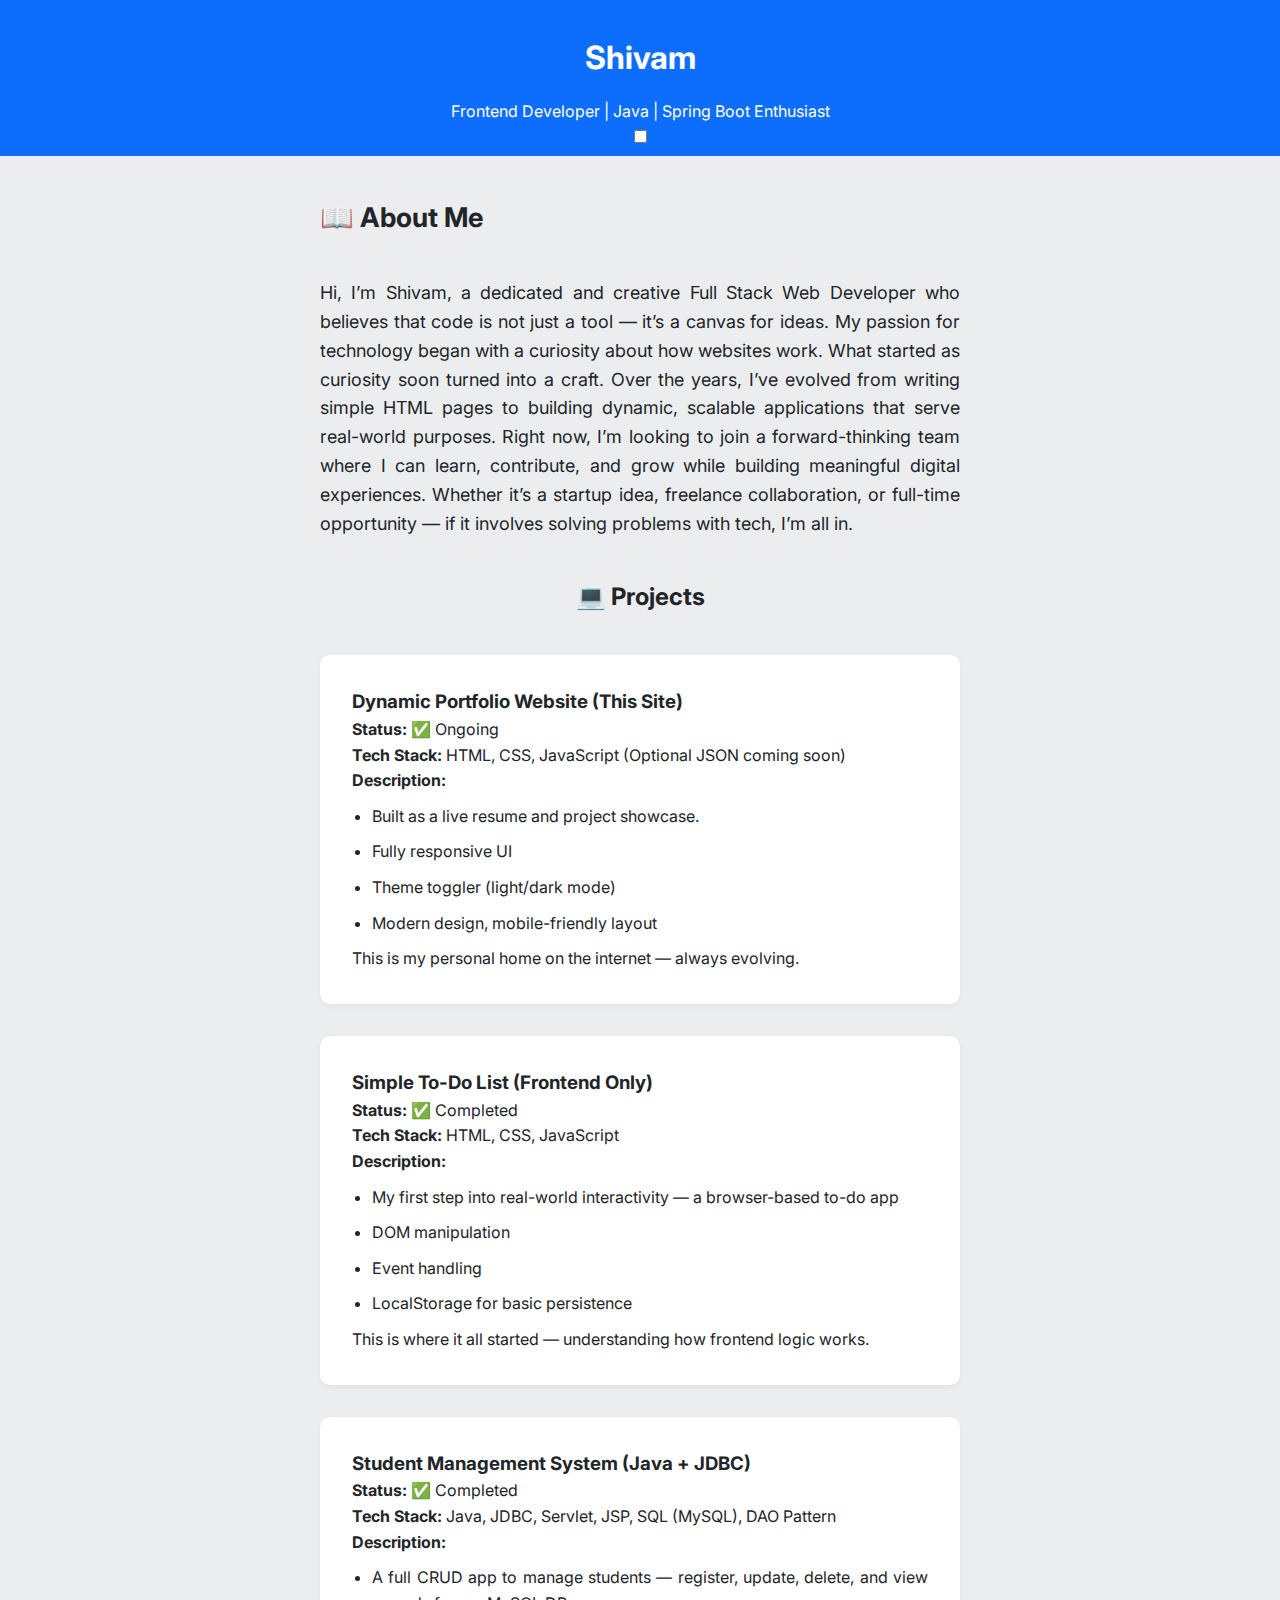
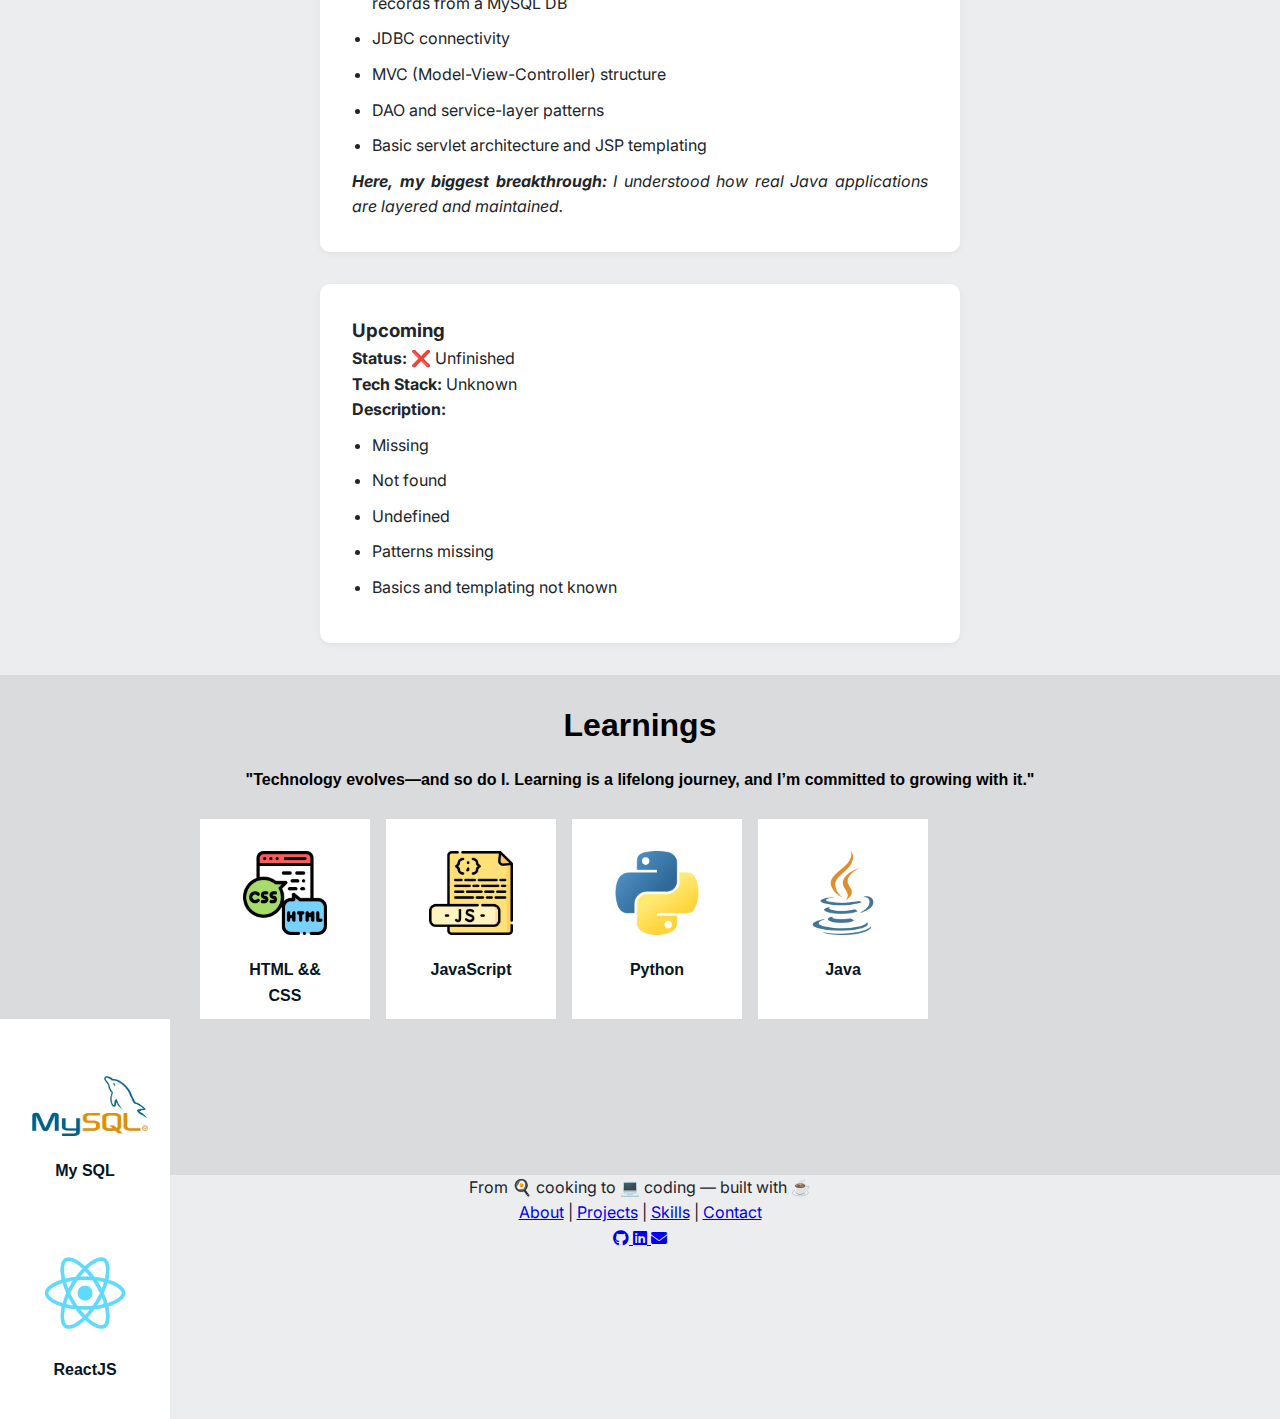
<file: index.html>
<!DOCTYPE html>
<html lang="en">
<head>
    <meta charset="UTF-8">
    <meta name="viewport" content="width=device-width, initial-scale=1.0">
    <title>Portfolio</title>
    <link rel="stylesheet" href="style.css">
    <link rel="preconnect" href="https://fonts.googleapis.com">
    <link href="https://fonts.googleapis.com/css2?family=Inter:wght@400;600;700&display=swap" rel="stylesheet">
    <link rel="stylesheet" href="https://cdnjs.cloudflare.com/ajax/libs/font-awesome/6.5.0/css/all.min.css">

</head>
<body>
    <header>
        <h1>Shivam</h1>
        <p>Frontend Developer | Java | Spring Boot Enthusiast</p>
        <label class="switch">
            <input type="checkbox" id="themeToggle">
            <span class="slider round"></span>
        </label>
    </header>
    <div class="page1">
        <div class="aboutme">
            <h2>📖 About Me</h2>
            <div class="about">
                <p>
                    Hi, I’m Shivam, a dedicated and creative Full Stack Web Developer 
                    who believes that code is not just a tool — it’s a canvas for ideas.
                    My passion for technology began with a curiosity about how websites work. 
                    What started as curiosity soon turned into a craft. Over the years, I’ve evolved 
                    from writing simple HTML pages to building dynamic, scalable applications that serve 
                    real-world purposes. Right now, I’m looking to join a forward-thinking team 
                    where I can learn, contribute, and grow while building meaningful digital experiences. 
                    Whether it’s a startup idea, freelance collaboration, or full-time opportunity — 
                    if it involves solving problems with tech, I’m all in.
                </p>
            </div>
        </div>
        

        <div class="projects">
            <h2>
                💻 Projects<br><br>
            </h2>
            <div class="port">
                 <h3>Dynamic Portfolio Website (This Site)</h3>

                <div class="portfolio">
                    <p><strong>Status:</strong> ✅ Ongoing</p>
                    <p><strong>Tech Stack:</strong> HTML, CSS, JavaScript (Optional JSON coming soon)</p>
                    <p><strong>Description:</strong></p>

                    <ul class="project-features">
                        <li>Built as a live resume and project showcase.</li>
                        <li>Fully responsive UI</li>
                        <li>Theme toggler (light/dark mode)</li>
                        <li>Modern design, mobile-friendly layout</li>
                    </ul>

                     <p>This is my personal home on the internet — always evolving.</p>
                </div>
            </div>              

            <div class="todu">
                <h3>Simple To-Do List (Frontend Only)</h3>
                <div class="to-do-list">
                    <p><strong>Status:</strong> ✅ Completed</p>
                    <p><strong>Tech Stack:</strong> HTML, CSS, JavaScript</p>
                    <p><strong>Description:</strong></p>

                     <ul class="project-features">
                        <li>My first step into real-world interactivity — a browser-based to-do app</li>
                        <li>DOM manipulation</li>
                        <li>Event handling</li>
                        <li>LocalStorage for basic persistence</li>
                    </ul>
                    <p>This is where it all started — understanding how frontend logic works.</p>
                </div>
            </div>

            <div class="SMS">
                <h3>Student Management System (Java + JDBC)</h3>
                <div class="Management-System">
                    <p><strong>Status:</strong> ✅ Completed</p>
                    <p><strong>Tech Stack:</strong> Java, JDBC, Servlet, JSP, SQL (MySQL), DAO Pattern</p>
                    <p><strong>Description:</strong></p>
                    <ul class="project-features">
                        <li>A full CRUD app to manage students — register, update, delete, and view records from a MySQL DB</li>
                        <li>JDBC connectivity</li>
                        <li>MVC (Model-View-Controller) structure</li>
                        <li>DAO and service-layer patterns</li>
                        <li>Basic servlet architecture and JSP templating</li>
                    </ul>
                <p><em><strong>Here, my biggest breakthrough:</strong> I understood how real Java applications are layered and maintained.</em></p>
                </div>
            </div>

            <div class="up">
                <h3>Upcoming</h3>
                <div class="upcoming">
                    <p><strong>Status:</strong> ❌ Unfinished</p>
                    <p><strong>Tech Stack:</strong> Unknown</p>
                    <p><strong>Description:</strong></p>
                    <ul class="project-features">
                        <li>Missing</li>
                        <li>Not found</li>
                        <li>Undefined</li>
                        <li>Patterns missing</li>
                        <li>Basics and templating not known</li>
                    </ul>
                </div>
            </div>

            
        </div>

    </div>
<div class="page2">
        <div class="learnings">
            <br><h1>Learnings</h1>
            <p><strong>"Technology evolves—and so do I. Learning is a lifelong journey, and I’m committed to growing with it."</strong></p><br>
            <div class="skillSet1">
                <div class="img">
                    <img class="images" src="assets/htmlcss.webp">
                    <p><strong>HTML && CSS</strong></p>
                </div>

                <div class="img">
                    <img class="images" src="assets/js.webp">
                    <p><strong>JavaScript</strong></p>
                    

                </div>       
                
                <div class="img">
                    <img class="images" src="assets/python.webp">
                    <p><strong>Python</strong></p>
                </div> 

                <div class="img">
                    <img class="images" src="assets/java.5c29ceb5.webp">
                    <p><strong>Java</strong></p>
                </div> 
            </div>
            <div class="skillSet2">
                                    <div class="mysql">
                    <img class="mysqlimg" src="assets/mysql.caa44f6b.webp">
                    <p><strong>My SQL</strong></p>
                </div> 


                <div class="img">
                    <img class="images" src="assets/react.webp">
                    <p><strong>ReactJS</strong></p>
                </div> 
            </div>
        </div> 
        <footer class="footer">
            <div class="footer-content">
                <p id="qu">From 🍳 cooking to 💻 coding — built with ☕</p>
                <div class="footer-links">
                <a href="#about">About</a>
                <span>|</span>
                <a href="#projects">Projects</a>
                <span>|</span>
                <a href="#skills">Skills</a>
                <span>|</span>
                <a href="#contact">Contact</a>
                </div>
            </div>
                        <div class="footer-socials">
                <a href="https://github.com/yourusername" target="_blank" aria-label="GitHub">
                <i class="fab fa-github"></i>
                </a>
                <a href="https://linkedin.com/in/toorendra-pratap-singh-168629297" target="_blank" aria-label="LinkedIn">
                <i class="fab fa-linkedin"></i>
                </a>
                <a href="mailto:youremail@example.com" aria-label="Email">
                 <i class="fas fa-envelope"></i>
                </a>
            </div>
        </footer>
    </div>


    <script src="script.js"></script>



    
</body>
</html>
</file>
<file: style.css>
*{
    margin: 0;
    padding: 0;
    box-sizing: border-box;
}

header {
    background: #0d6efd;
    color: white;
    padding: 2rem;
    text-align: center;
    height:156px;
    width: 100%;
}

h1{
      margin-bottom: 1rem;
    }
body{
      display: flex;
  flex-direction: column;
  align-items: center;
  /* padding: 1rem; */
  max-width: 100%;
  box-sizing: border-box;
    background-color: #ECEDEF;
    font-family: 'Inter', sans-serif;
    color:#212529;
    text-align: center;
    line-height: 1.6;
}

.aboutme{
    padding-top: 40px;
    padding-left: 320px;
    padding-right: 320px;
    text-align: justify;
    font-size: large;
    line-height: 1.6;

}
.about{
    padding-top: 40px;
    padding-bottom: 40px;
}

.projects{
    margin-left:320px;
    margin-right:320px;
    /* padding-left: 300px; */
    line-height: 1.6;    
}
.port{
    padding-left: 40px;
    text-align: justify;
    box-shadow: 0 2px 6px rgba(0,0,0,0.05);
    background-color:#FFFFFF;
    padding: 2rem;
    border-radius: 10px;
    margin-bottom: 2rem;
}

.todu{

    padding-left: 40px;
    text-align: justify;
    box-shadow: 0 2px 6px rgba(0,0,0,0.05);
    background-color: #FFFFFF;
    padding: 2rem;
    border-radius: 10px;
    margin-bottom: 2rem;
}

.SMS{

    padding-left: 40px;
    text-align: justify;
    box-shadow: 0 2px 6px rgba(0,0,0,0.05);
    background-color: #FFFFFF;
    padding: 2rem;
    border-radius: 10px;
    margin-bottom: 2rem;
}

.up{
    padding-left: 40px;
    text-align: justify;
    box-shadow: 0 2px 6px rgba(0,0,0,0.05);
    background-color:#FFFFFF;
    padding: 2rem;
    border-radius: 10px;
    margin-bottom: 2rem;
}


.project-features {
  margin-top: 10px;
  margin-bottom: 10px;
  padding-left: 20px;
}

.project-features li {
  margin-bottom: 10px; /* Adds space between each bullet */
  line-height: 1.6;    /* Adds line height for readability */
}
.page2{
    /* padding-left: 300px; */
    /* padding-right: 300px; */
    width: 100%;
    /* margin-left: 300px; */
    /* text-align: center; */
    
}
.learnings{
    height:500px;
    /* color: white; */
    color: black;
    /* width: 100%; */
    /* padding-left: 200px; */
    font-family: "Roboto", "Helvetica", "Arial", sans-serif;
    /* background: linear-gradient(180deg, #061622 40%, #018891 80%), linear-gradient(0deg, #018891, transparent); */
    text-align: center;
    background-color:#dadbdc;

}
.img{
    background-color: white;
    height: 200px;
    width: 170px;
    color: #061622;

    padding: 32px;
    font: 14px;


}
.images{
    height: 99px;
    opacity: 1rem;
    padding-bottom: 15px;

}
.mysql{
    background-color: white;
    height: 200px;
    width: 170px;
    color: #061622;
    padding: 32px;
    font: 14px;

}
.mysqlimg{
    /* padding-top: 20px; */
    height: 60px;
    /* width: 70px; */
    margin-top: 25px;
    opacity: 1rem;
    margin-bottom: 15px;
}

.skillSet1{
    display: flex;
    /* align-content: space-evenly; */
    /* flex-direction: row; */
    gap:1rem;
    align-content: center;
    padding-left: 200px;

    

}


.last{
    text-align:left;
    font-family: 'Inter', sans-serif;
    margin-bottom: 70px;
    padding-left: 320px;
    padding-top: 40px;

}
.gg{
    text-align:left;
    padding-left: 42px;
}
</file>
